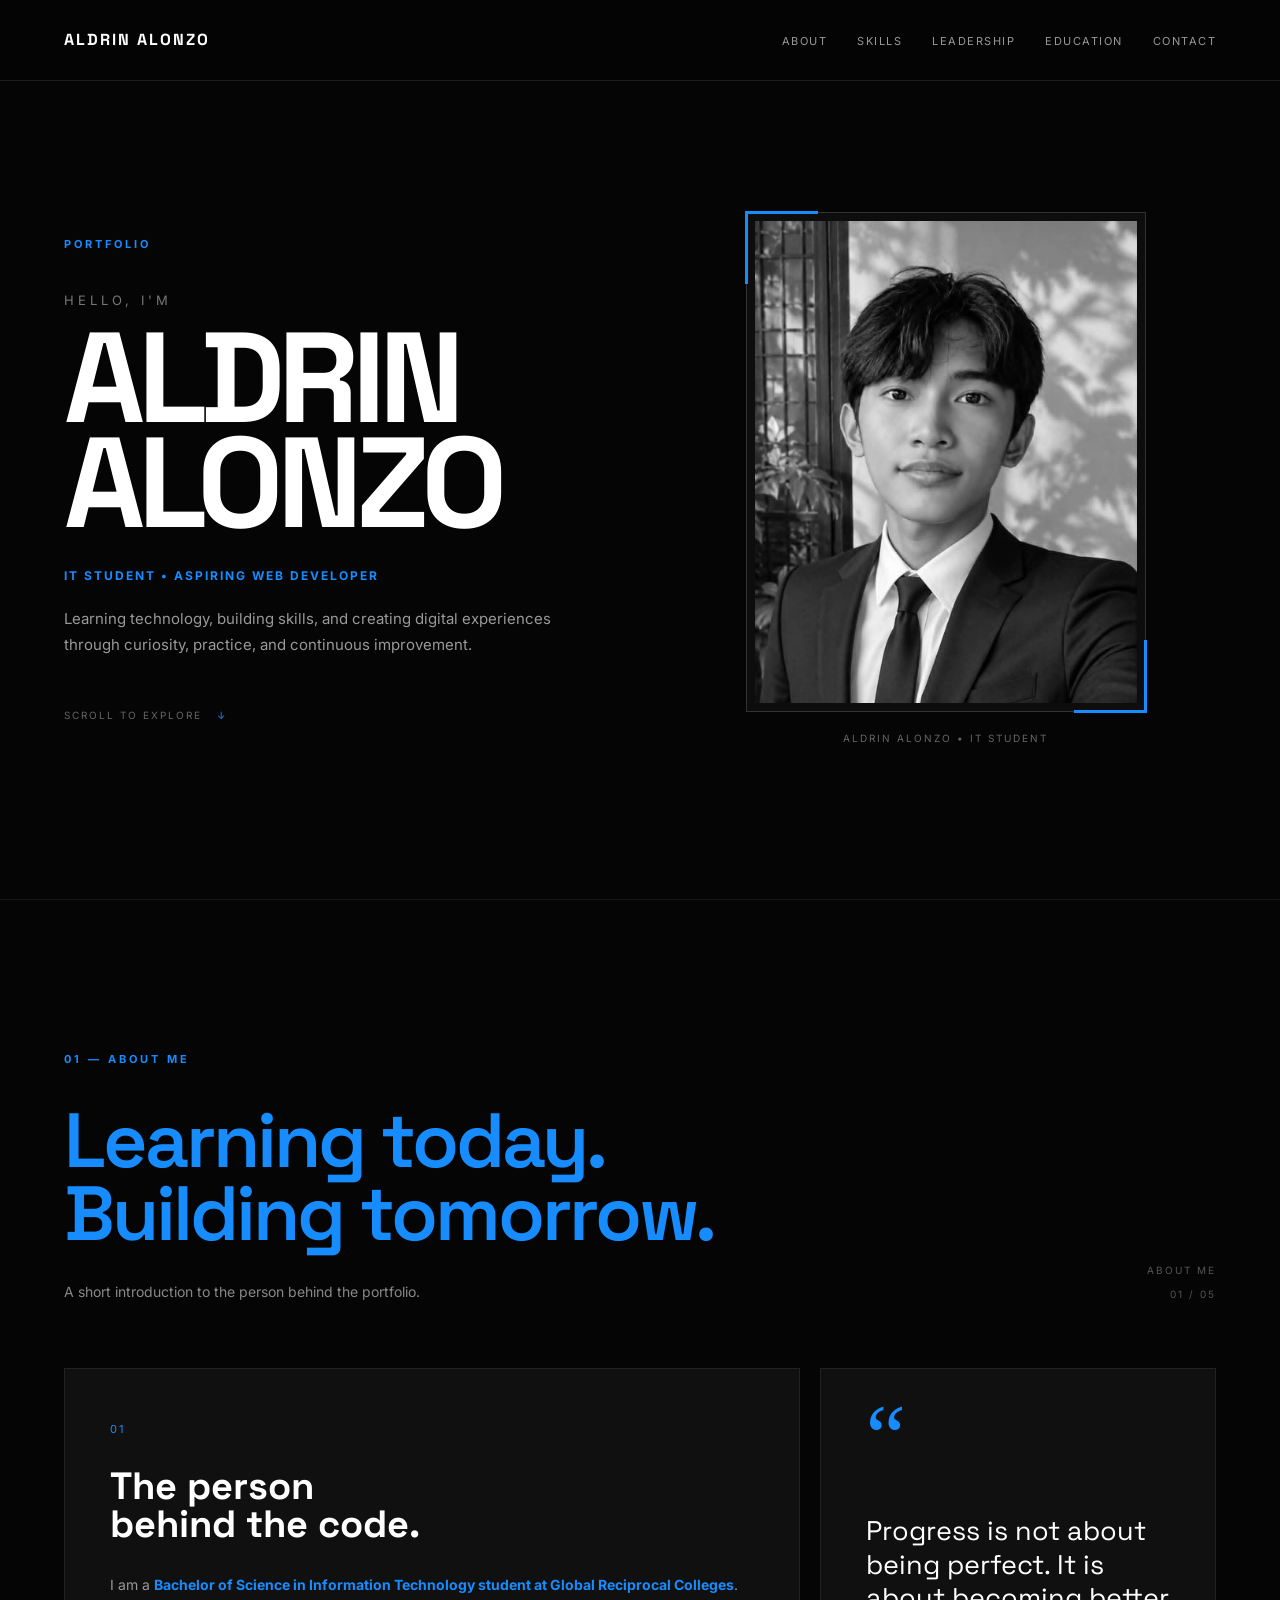
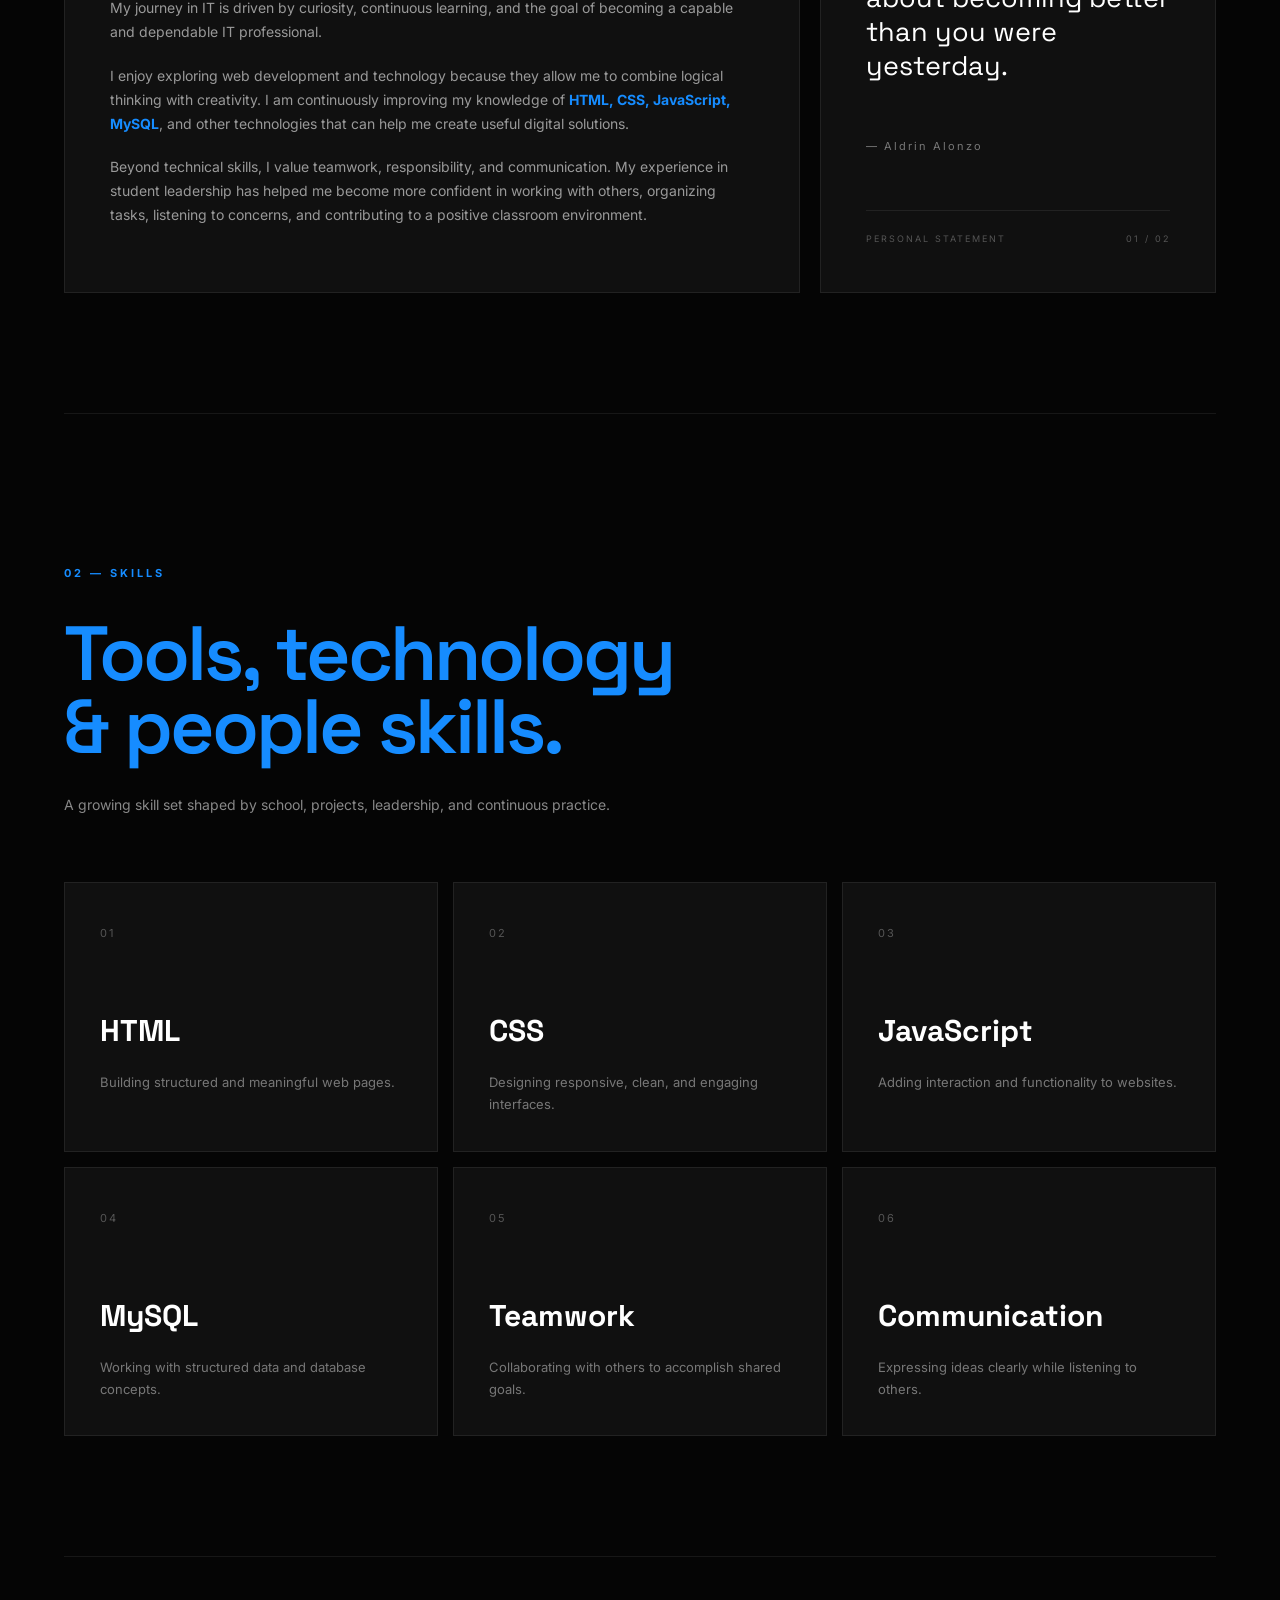
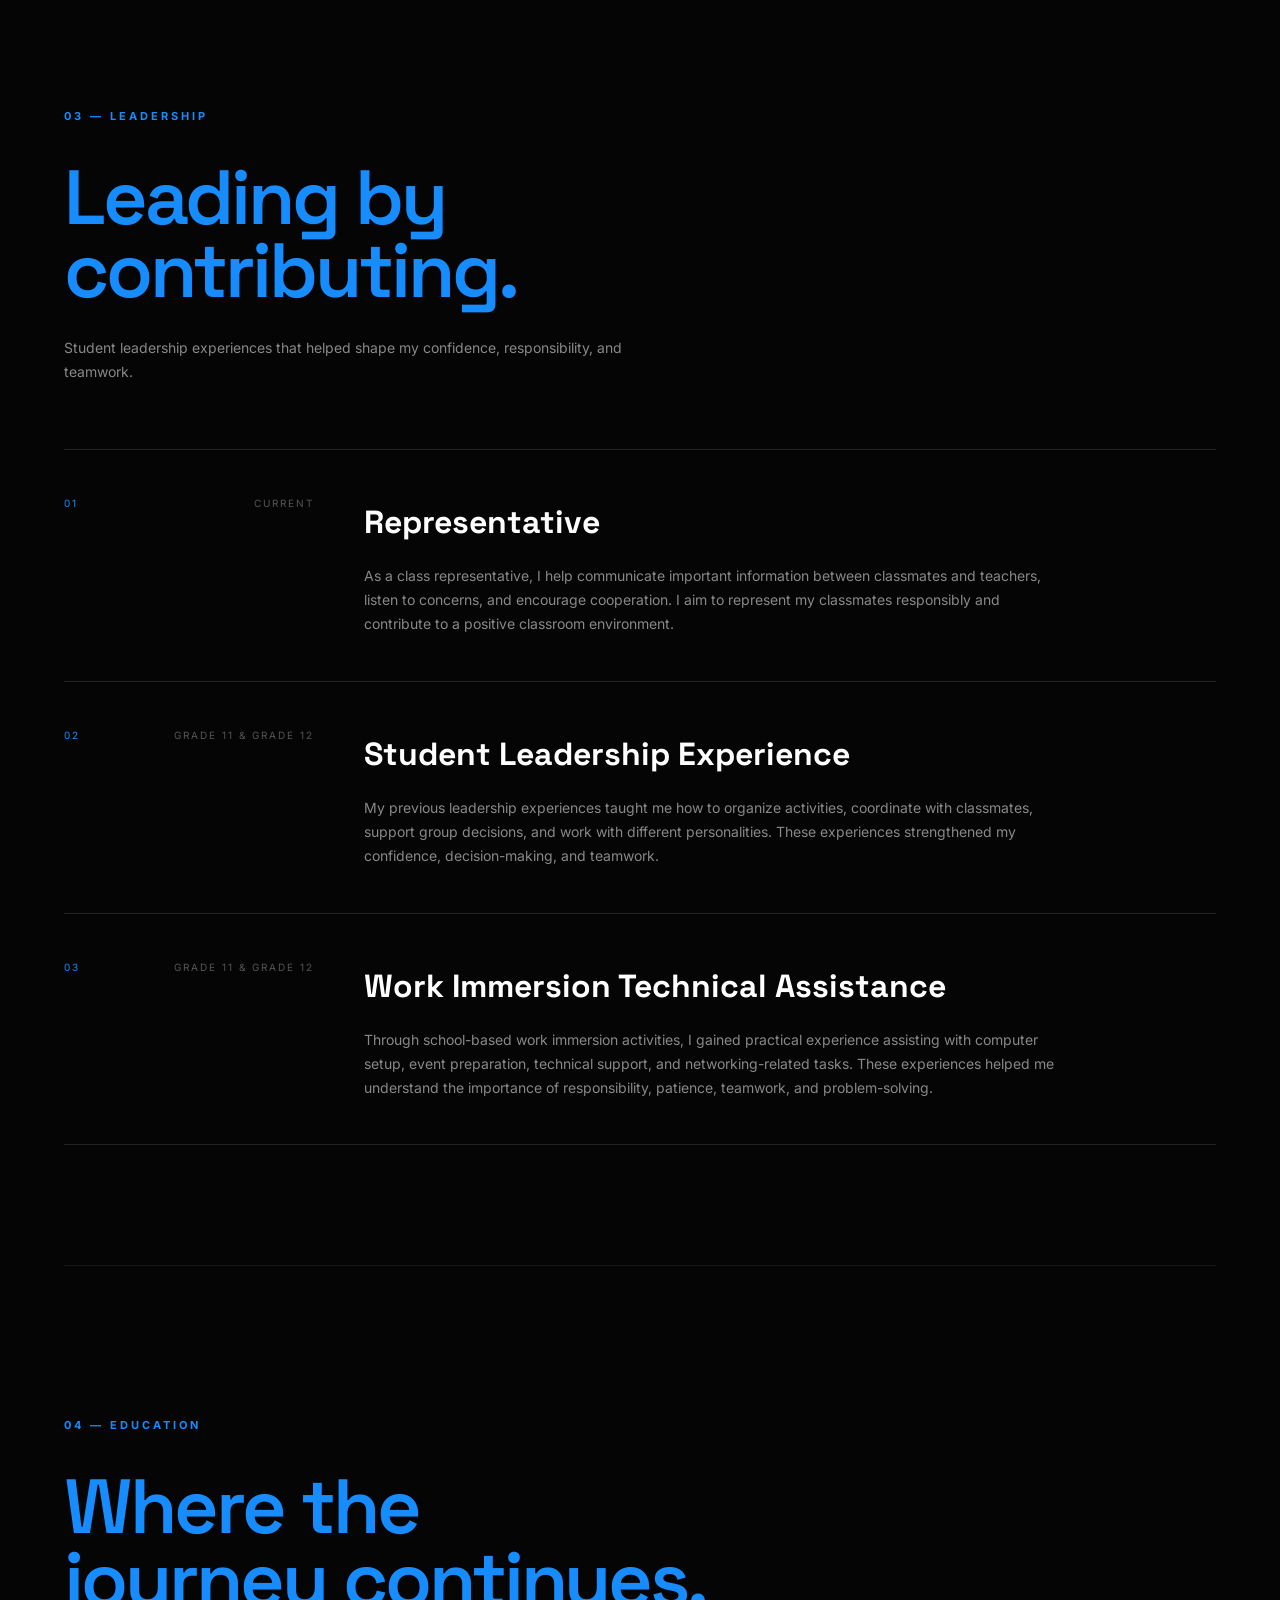
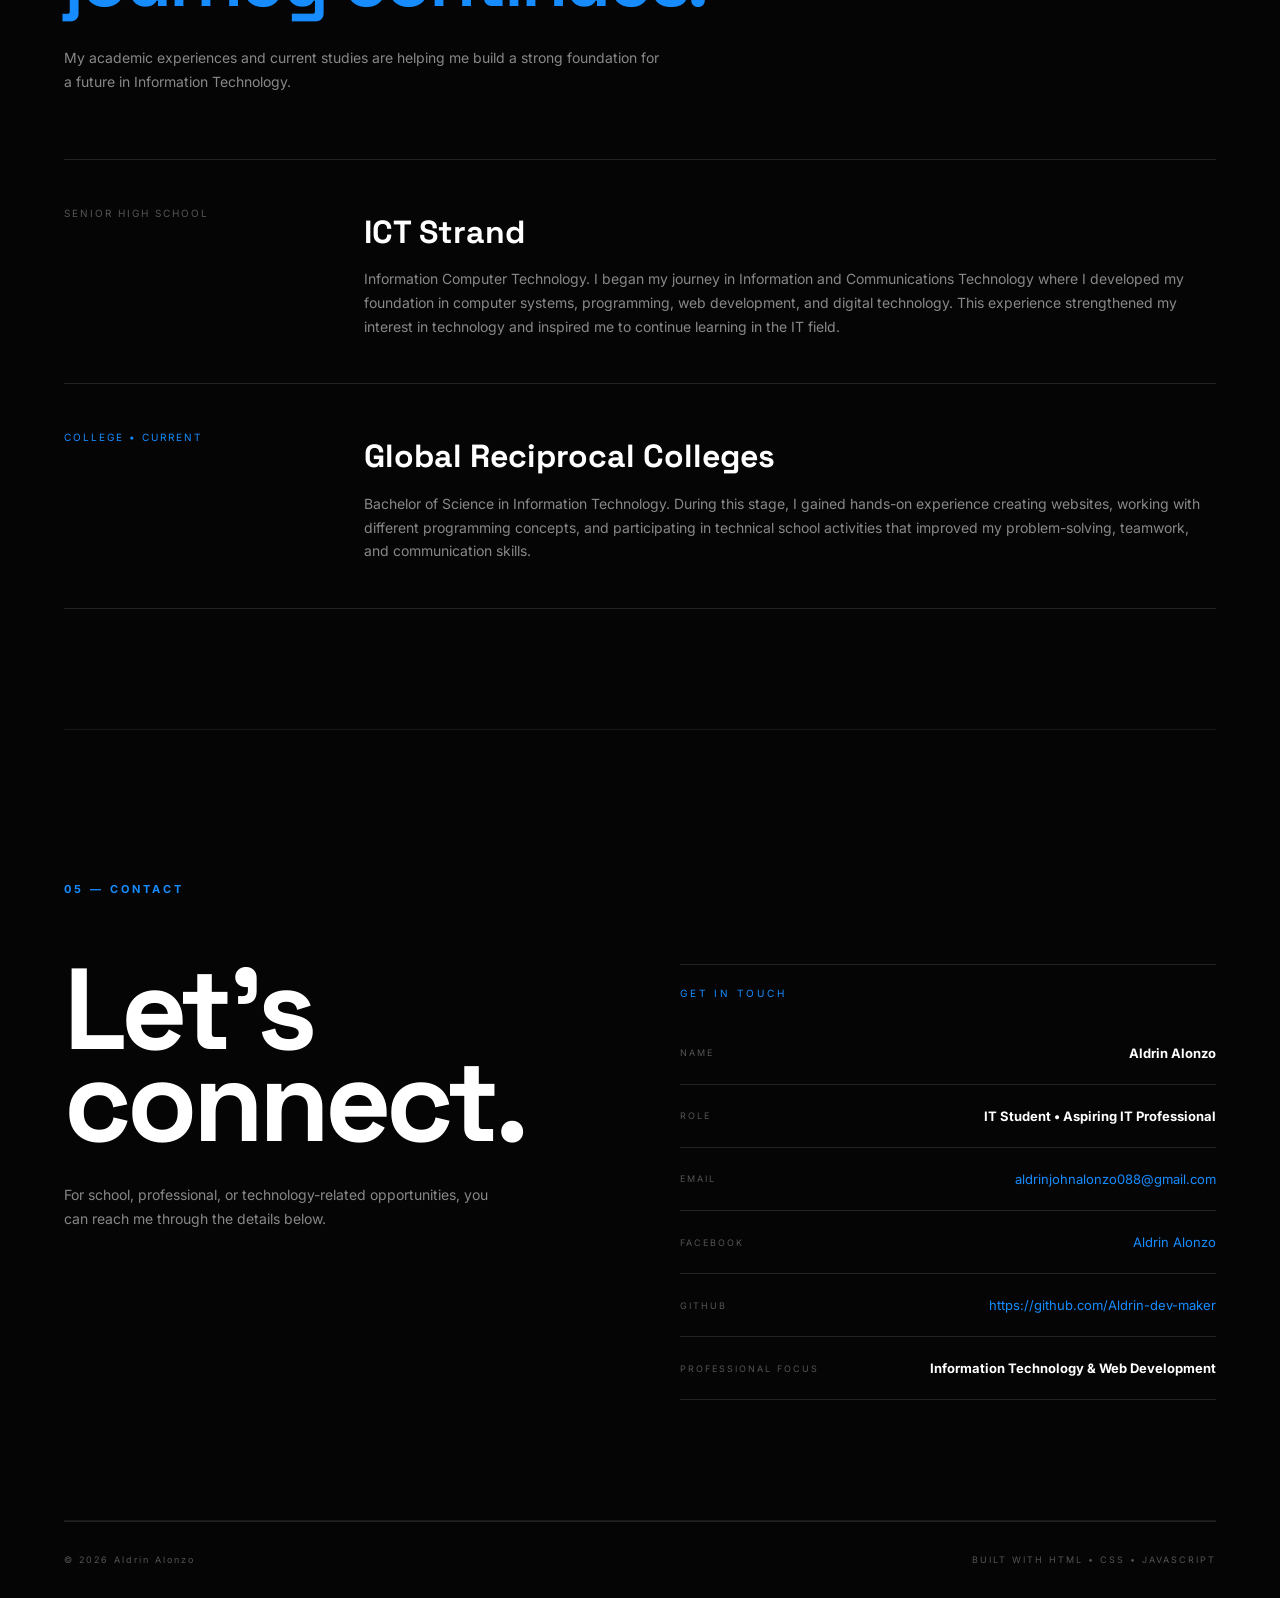
<file: index.html>
<!DOCTYPE html>
<html lang="en">

<head>
    <meta charset="UTF-8">
    <meta name="viewport" content="width=device-width, initial-scale=1.0">

    <title>Aldrin Alonzo | Portfolio</title>

    <link rel="stylesheet" href="style.css">
</head>

<body>

    <!-- =========================
         NAVIGATION
    ========================== -->

    <header>

        <nav>

            <a href="#home" class="logo">
                ALDRIN ALONZO
            </a>

            <ul class="nav-links">
                <li><a href="#about">About</a></li>
                <li><a href="#skills">Skills</a></li>
                <li><a href="#leadership">Leadership</a></li>
                <li><a href="#education">Education</a></li>
                <li><a href="#contact">Contact</a></li>
            </ul>

        </nav>

    </header>


    <!-- =========================
         HOME
    ========================== -->

    <section id="home">

        <div class="home-content">

            <div class="home-left">

                <div class="section-number">
                    PORTFOLIO
                </div>

                <p class="hello">
                    HELLO, I'M
                </p>

                <h1 class="hero-name">
                    ALDRIN<br>
                    ALONZO
                </h1>

                <p class="hero-role">
                    IT STUDENT • ASPIRING WEB DEVELOPER
                </p>

                <p class="hero-text">
                    Learning technology, building skills, and creating
                    digital experiences through curiosity, practice,
                    and continuous improvement.
                </p>

                <div class="home-bottom">
                    <span>SCROLL TO EXPLORE</span>
                    <span>↓</span>
                </div>

            </div>


            <!-- PROFILE PICTURE -->

            <div class="home-picture">

                <div class="picture-frame">

                    <img
                        src="Aldrin.jpg"
                        alt="Aldrin Alonzo"
                    >

                </div>

                <span class="picture-label">
                    ALDRIN ALONZO • IT STUDENT
                </span>

            </div>

        </div>

    </section>


    <!-- =========================
         01 — ABOUT ME
    ========================== -->

    <section id="about">

        <div class="section-number">
            01 — ABOUT ME
        </div>

        <div class="about-heading">

            <div>

                <h2 class="section-title">
                    Learning today.<br>
                    Building tomorrow.
                </h2>

                <p class="section-description">
                    A short introduction to the person behind
                    the portfolio.
                </p>

            </div>

            <div class="about-label">
                <span>ABOUT ME</span>
                <span>01 / 05</span>
            </div>

        </div>


        <div class="about-grid">

            <!-- About Me -->

            <div class="about-card about-main">

                <span class="card-number">
                    01
                </span>

                <h3>
                    The person<br>
                    behind the code.
                </h3>

                <p>
                    I am a <strong>Bachelor of Science in Information
                    Technology student at Global Reciprocal Colleges</strong>.
                    My journey in IT is driven by curiosity,
                    continuous learning, and the goal of becoming
                    a capable and dependable IT professional.
                </p>

                <p>
                    I enjoy exploring web development and technology
                    because they allow me to combine logical thinking
                    with creativity. I am continuously improving my
                    knowledge of <strong>HTML, CSS, JavaScript, MySQL</strong>,
                    and other technologies that can help me create
                    useful digital solutions.
                </p>

                <p>
                    Beyond technical skills, I value teamwork,
                    responsibility, and communication. My experience
                    in student leadership has helped me become more
                    confident in working with others, organizing tasks,
                    listening to concerns, and contributing to a
                    positive classroom environment.
                </p>

            </div>


            <!-- Personal Statement -->

            <div class="about-card about-quote">

                <div class="quote-symbol">
                    “
                </div>

                <blockquote>
                    Progress is not about being perfect.
                    It is about becoming better than
                    you were yesterday.
                </blockquote>

                <div class="quote-author">
                    — Aldrin Alonzo
                </div>

                <div class="quote-bottom">
                    <span>PERSONAL STATEMENT</span>
                    <span>01 / 02</span>
                </div>

            </div>

        </div>

    </section>


    <!-- =========================
         02 — SKILLS
    ========================== -->

    <section id="skills">

        <div class="section-number">
            02 — SKILLS
        </div>

        <h2 class="section-title">
            Tools, technology<br>
            & people skills.
        </h2>

        <p class="section-description">
            A growing skill set shaped by school, projects,
            leadership, and continuous practice.
        </p>


        <div class="skills-grid">

            <div class="skill-card">

                <span class="skill-number">
                    01
                </span>

                <h3>HTML</h3>

                <p>
                    Building structured and meaningful
                    web pages.
                </p>

            </div>


            <div class="skill-card">

                <span class="skill-number">
                    02
                </span>

                <h3>CSS</h3>

                <p>
                    Designing responsive, clean, and
                    engaging interfaces.
                </p>

            </div>


            <div class="skill-card">

                <span class="skill-number">
                    03
                </span>

                <h3>JavaScript</h3>

                <p>
                    Adding interaction and functionality
                    to websites.
                </p>

            </div>


            <div class="skill-card">

                <span class="skill-number">
                    04
                </span>

                <h3>MySQL</h3>

                <p>
                    Working with structured data and
                    database concepts.
                </p>

            </div>


            <div class="skill-card">

                <span class="skill-number">
                    05
                </span>

                <h3>Teamwork</h3>

                <p>
                    Collaborating with others to accomplish
                    shared goals.
                </p>

            </div>


            <div class="skill-card">

                <span class="skill-number">
                    06
                </span>

                <h3>Communication</h3>

                <p>
                    Expressing ideas clearly while listening
                    to others.
                </p>

            </div>

        </div>

    </section>


    <!-- =========================
         03 — LEADERSHIP
    ========================== -->

    <section id="leadership">

        <div class="section-number">
            03 — LEADERSHIP
        </div>

        <h2 class="section-title">
            Leading by<br>
            contributing.
        </h2>

        <p class="section-description">
            Student leadership experiences that helped shape
            my confidence, responsibility, and teamwork.
        </p>


        <div class="leadership-list">

            <div class="leadership-item">

                <div class="leadership-meta">
                    <span>01</span>
                    <span>CURRENT</span>
                </div>

                <div class="leadership-content">

                    <h3>
                        Representative
                    </h3>

                    <p>
                        As a class representative, I help communicate
                        important information between classmates and
                        teachers, listen to concerns, and encourage
                        cooperation. I aim to represent my classmates
                        responsibly and contribute to a positive
                        classroom environment.
                    </p>

                </div>

            </div>


            <div class="leadership-item">

                <div class="leadership-meta">
                    <span>02</span>
                    <span>GRADE 11 & GRADE 12</span>
                </div>

                <div class="leadership-content">

                    <h3>
                        Student Leadership Experience
                    </h3>

                    <p>
                        My previous leadership experiences taught me
                        how to organize activities, coordinate with
                        classmates, support group decisions, and work
                        with different personalities. These experiences
                        strengthened my confidence, decision-making,
                        and teamwork.
                    </p>

                </div>

            </div>


            <div class="leadership-item">

                <div class="leadership-meta">
                    <span>03</span>
                    <span>GRADE 11 & GRADE 12</span>
                </div>

                <div class="leadership-content">

                    <h3>
                        Work Immersion Technical Assistance
                    </h3>

                    <p>
                        Through school-based work immersion activities,
                        I gained practical experience assisting with
                        computer setup, event preparation, technical
                        support, and networking-related tasks. These
                        experiences helped me understand the importance
                        of responsibility, patience, teamwork, and
                        problem-solving.
                    </p>

                </div>

            </div>

        </div>

    </section>


    <!-- =========================
         04 — EDUCATION
    ========================== -->

    <section id="education">

        <div class="section-number">
            04 — EDUCATION
        </div>

        <h2 class="section-title">
            Where the<br>
            journey continues.
        </h2>

        <p class="section-description">
            My academic experiences and current studies are
            helping me build a strong foundation for a future
            in Information Technology.
        </p>


        <div class="education-list">

            <div class="education-item">

                <div class="education-level">
                    SENIOR HIGH SCHOOL
                </div>

                <div class="education-info">

                    <h3>
                        ICT Strand
                    </h3>

                    <p>
                        Information Computer Technology. I began my journey in Information and Communications Technology where I developed my foundation in computer systems, programming, web development, and digital technology. This experience strengthened my interest in technology and inspired me to continue learning in the IT field.
                    </p>

                </div>

            </div>


            <div class="education-item current">

                <div class="education-level">
                    COLLEGE • CURRENT
                </div>

                <div class="education-info">

                    <h3>
                        Global Reciprocal Colleges
                    </h3>

                    <p>
                        Bachelor of Science in Information Technology. During this stage, I gained hands-on experience creating websites, working with different programming concepts, and participating in technical school activities that improved my problem-solving, teamwork, and communication skills.
                    </p>

                </div>

            </div>

        </div>

    </section>


    <!-- =========================
         05 — CONTACT
    ========================== -->

    <section id="contact">

        <div class="section-number">
            05 — CONTACT
        </div>

        <div class="contact-content">

            <div class="contact-introduction">

                <h2 class="contact-big">
                    Let's<br>
                    connect.
                </h2>

                <p>
                    For school, professional, or technology-related
                    opportunities, you can reach me through the
                    details below.
                </p>

            </div>


            <div class="contact-details">

                <div class="contact-heading">
                    GET IN TOUCH
                </div>


                <div class="contact-item">

                    <span class="contact-label">
                        NAME
                    </span>

                    <strong>
                        Aldrin Alonzo
                    </strong>

                </div>


                <div class="contact-item">

                    <span class="contact-label">
                        ROLE
                    </span>

                    <strong>
                        IT Student • Aspiring IT Professional
                    </strong>

                </div>


                <div class="contact-item">

                    <span class="contact-label">
                        EMAIL
                    </span>

                    <a href="aldrinjohnalonzo088@gmail.com">
                        aldrinjohnalonzo088@gmail.com
                    </a>

                </div>


                <div class="contact-item">

                    <span class="contact-label">
                        FACEBOOK
                    </span>

                    <a href="#" target="_blank">
                        Aldrin Alonzo
                    </a>

                </div>


                <div class="contact-item">

                    <span class="contact-label">
                        GITHUB
                    </span>

                    <a href="#" target="_blank">
                        https://github.com/Aldrin-dev-maker
                    </a>

                </div>


                <div class="contact-item">

                    <span class="contact-label">
                        PROFESSIONAL FOCUS
                    </span>

                    <strong>
                        Information Technology & Web Development
                    </strong>

                </div>

            </div>

        </div>

    </section>


    <!-- =========================
         FOOTER
    ========================== -->

    <footer>

        <span>
            © 2026 Aldrin Alonzo
        </span>

        <span>
            BUILT WITH HTML • CSS • JAVASCRIPT
        </span>

    </footer>


    <!-- =========================
         JAVASCRIPT
    ========================== -->

    <script>

        /* Smooth scrolling */

        document.querySelectorAll('a[href^="#"]').forEach(link => {

            link.addEventListener("click", function(event) {

                const target = document.querySelector(
                    this.getAttribute("href")
                );

                if (target) {

                    event.preventDefault();

                    target.scrollIntoView({
                        behavior: "smooth"
                    });

                }

            });

        });


        /* Scroll reveal */

        const elements = document.querySelectorAll(
            ".about-card, .skill-card, .leadership-item, .education-item"
        );

        const observer = new IntersectionObserver(
            entries => {

                entries.forEach(entry => {

                    if (entry.isIntersecting) {

                        entry.target.classList.add("show");

                    }

                });

            },
            {
                threshold: 0.1
            }
        );


        elements.forEach(element => {
            observer.observe(element);
        });

    </script>

</body>

</html>
</file>
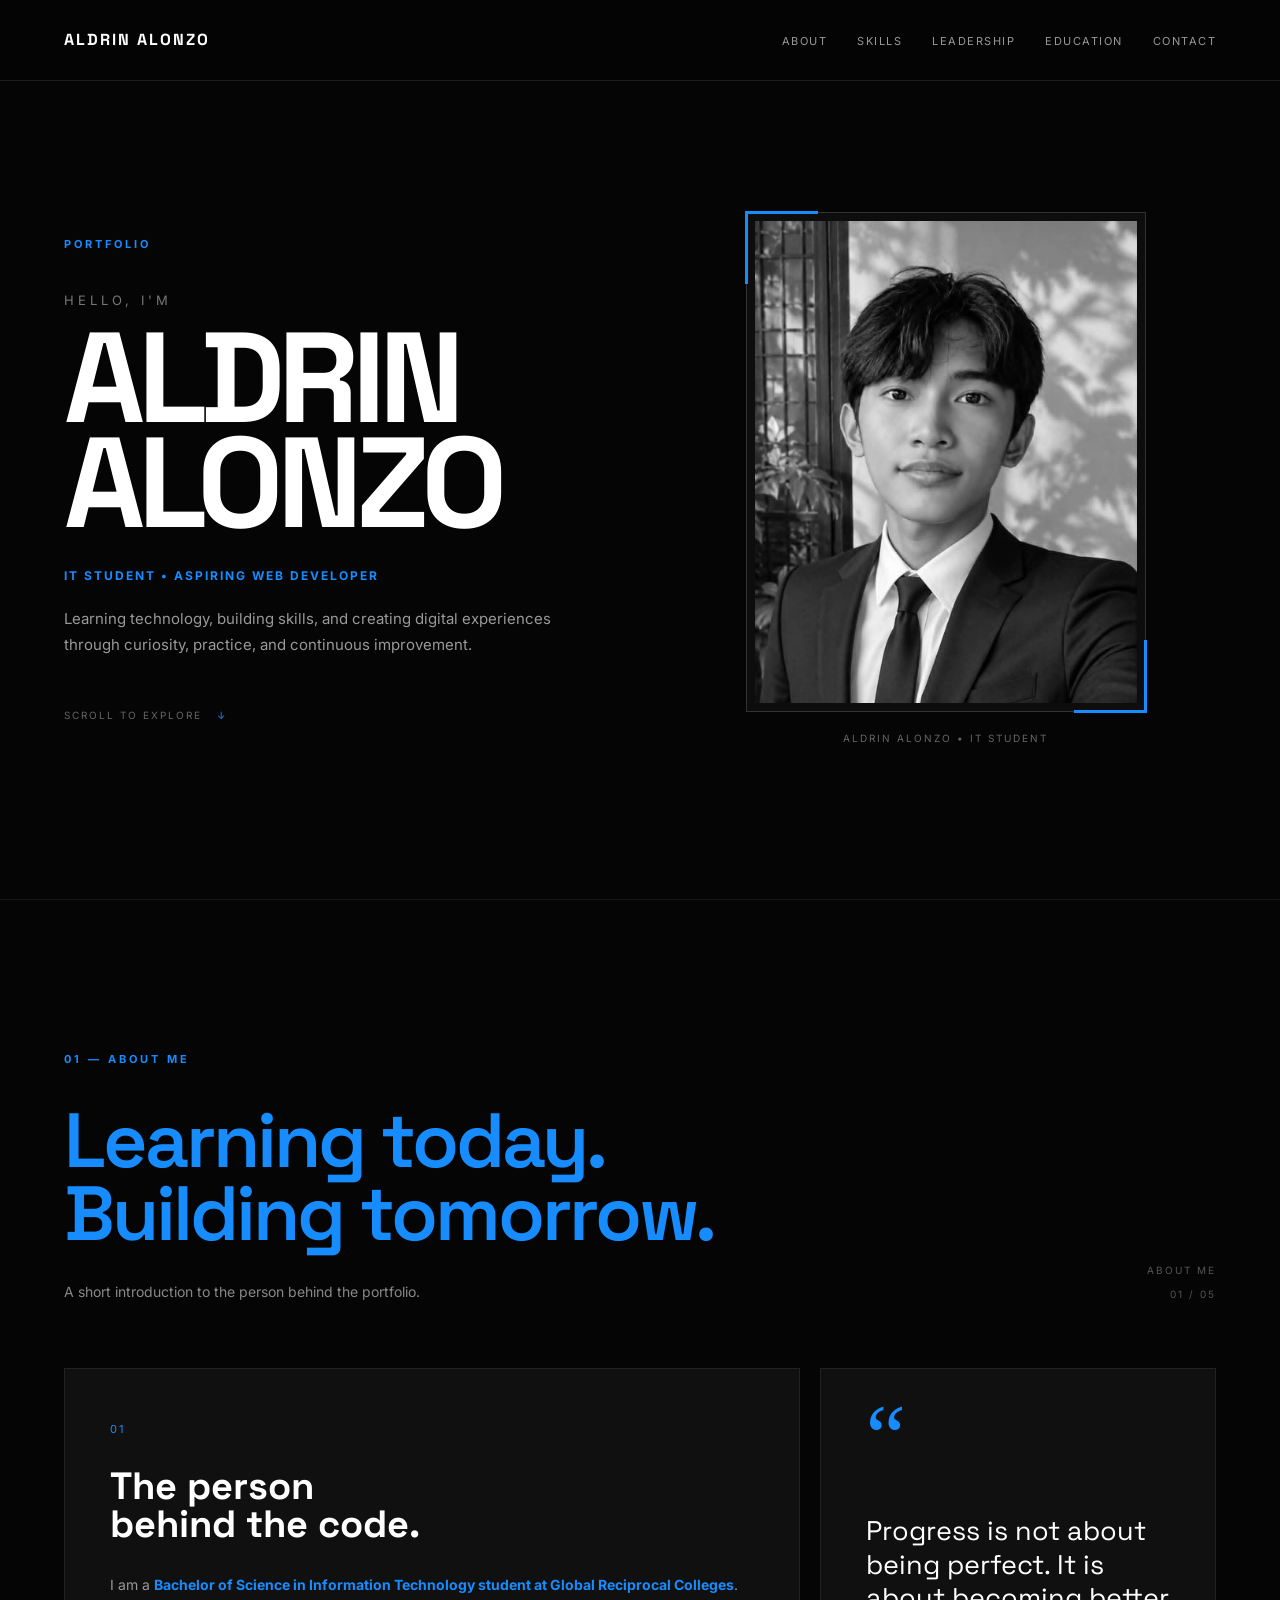
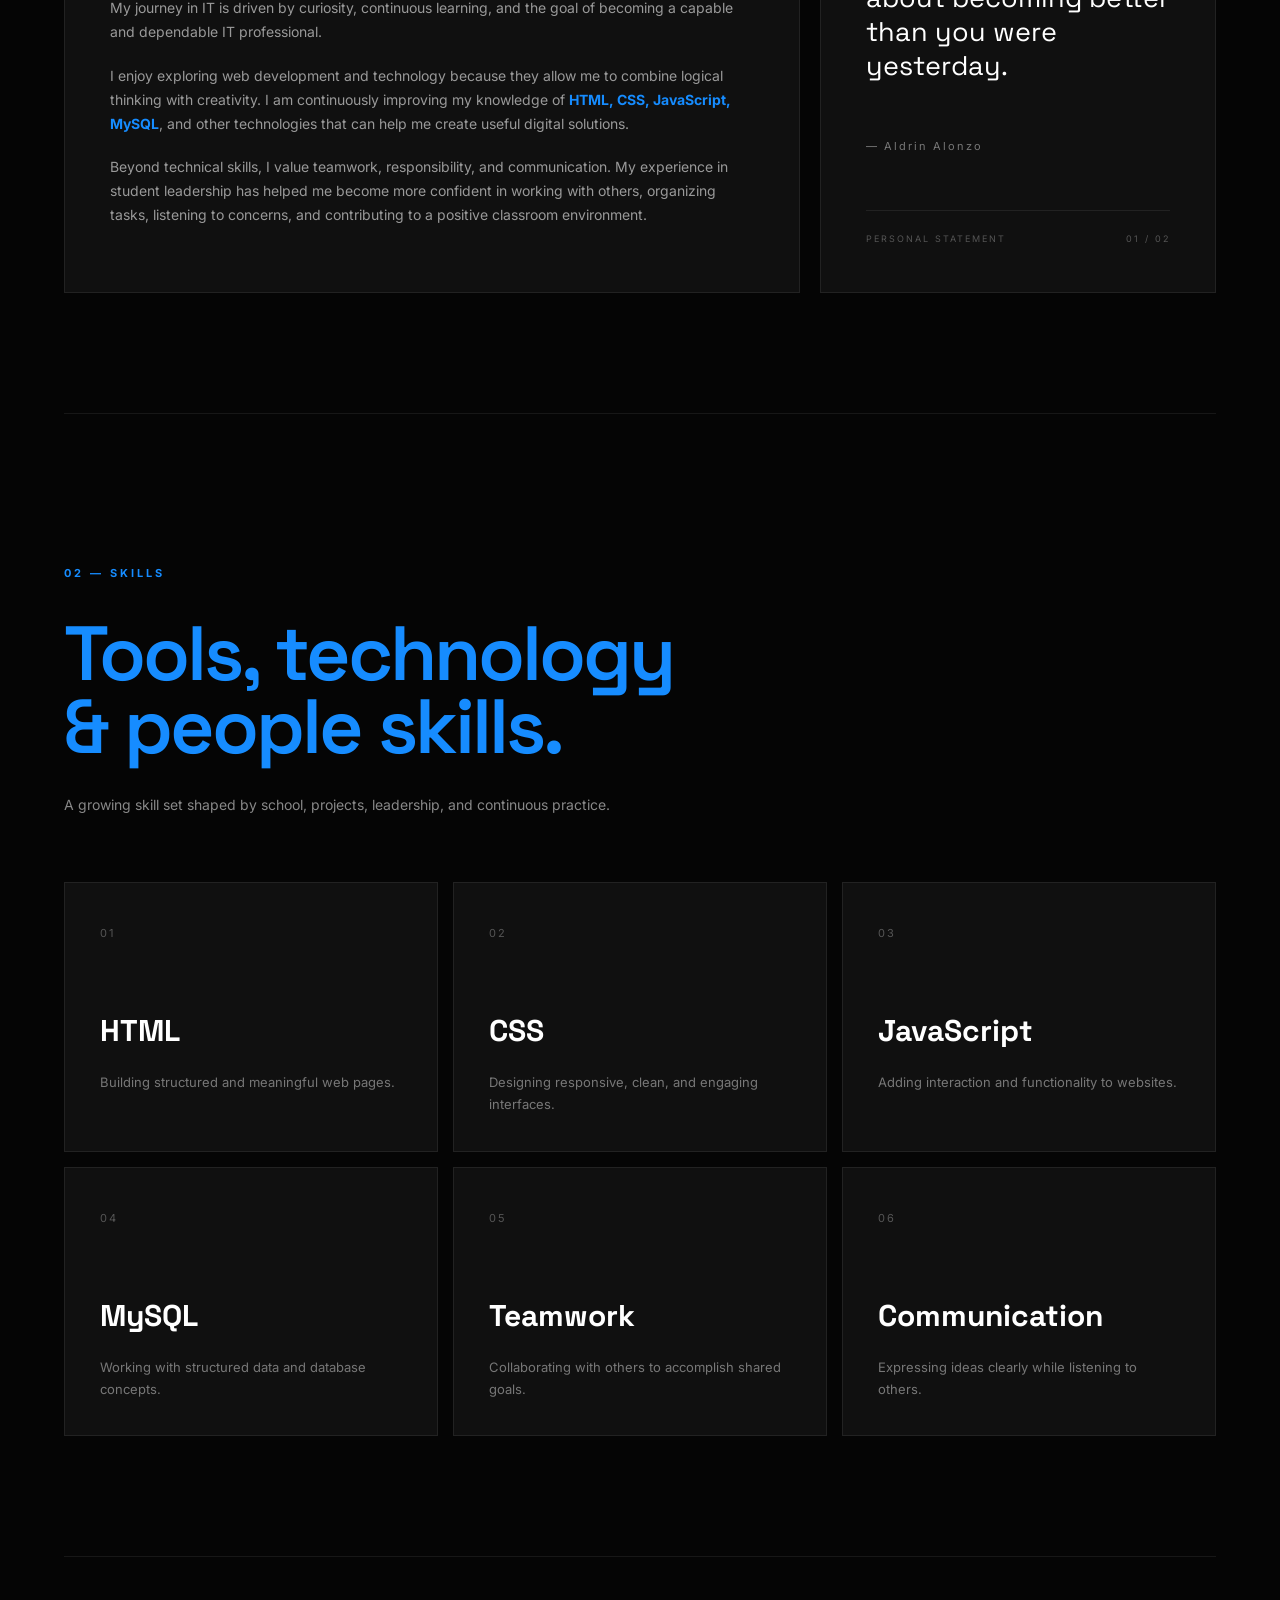
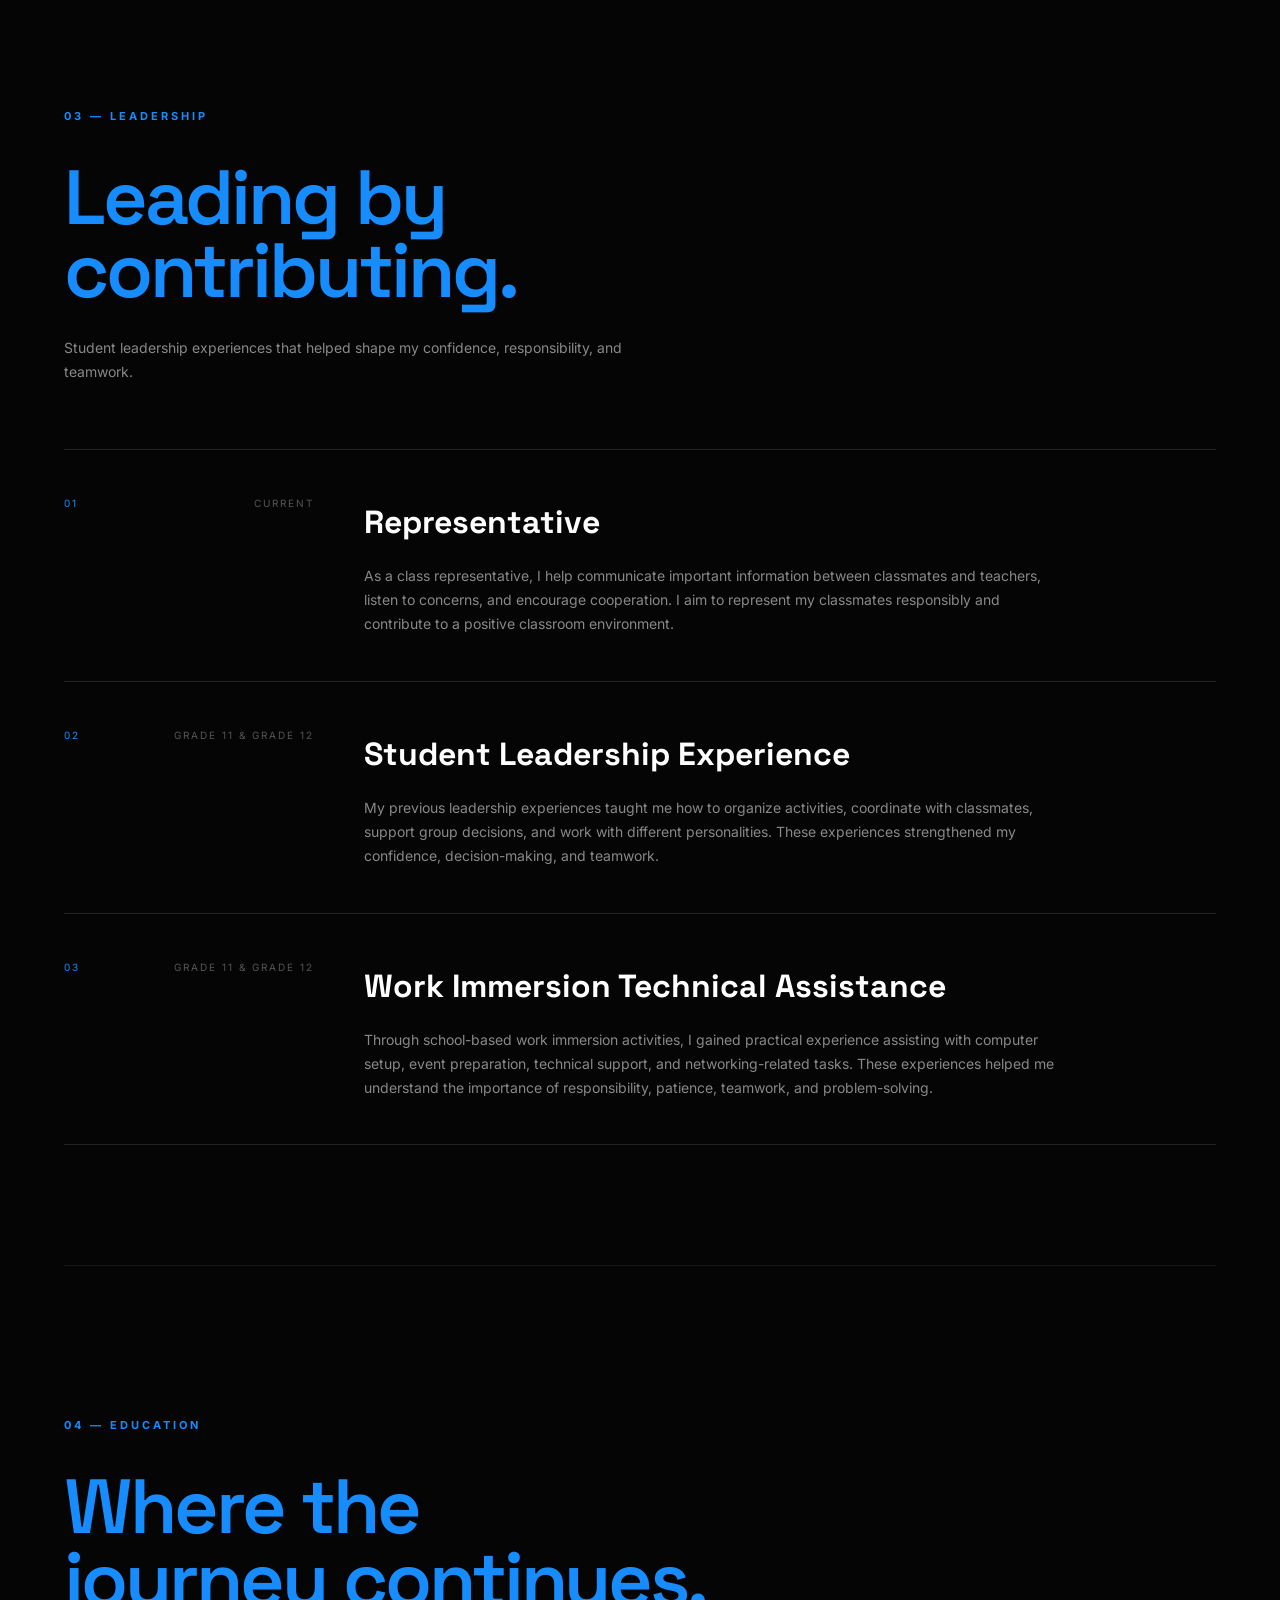
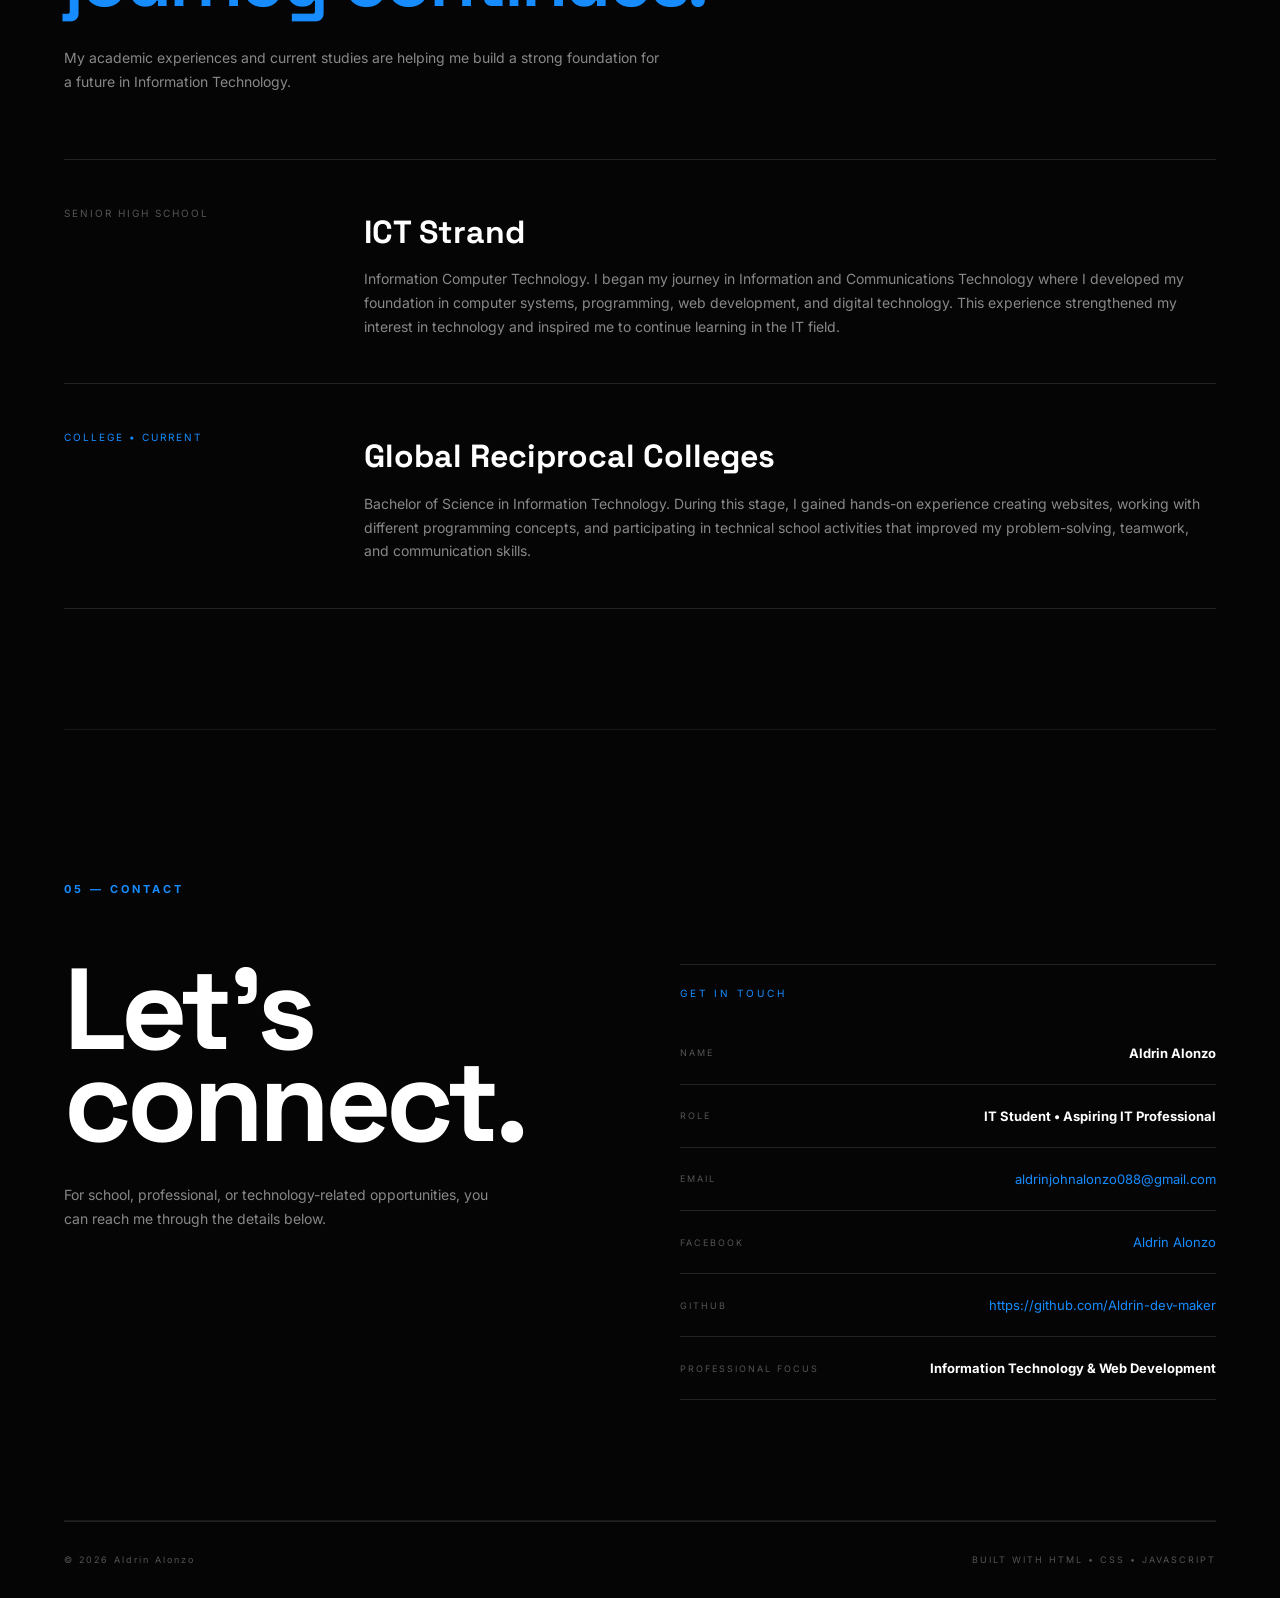
<file: Aldrin.html>
<!DOCTYPE html>
<html lang="en">

<head>
    <meta charset="UTF-8">
    <meta name="viewport" content="width=device-width, initial-scale=1.0">

    <title>Aldrin Alonzo | Portfolio</title>

    <link rel="stylesheet" href="style.css">
</head>

<body>

    <!-- =========================
         NAVIGATION
    ========================== -->

    <header>

        <nav>

            <a href="#home" class="logo">
                ALDRIN ALONZO
            </a>

            <ul class="nav-links">
                <li><a href="#about">About</a></li>
                <li><a href="#skills">Skills</a></li>
                <li><a href="#leadership">Leadership</a></li>
                <li><a href="#education">Education</a></li>
                <li><a href="#contact">Contact</a></li>
            </ul>

        </nav>

    </header>


    <!-- =========================
         HOME
    ========================== -->

    <section id="home">

        <div class="home-content">

            <div class="home-left">

                <div class="section-number">
                    PORTFOLIO
                </div>

                <p class="hello">
                    HELLO, I'M
                </p>

                <h1 class="hero-name">
                    ALDRIN<br>
                    ALONZO
                </h1>

                <p class="hero-role">
                    IT STUDENT • ASPIRING WEB DEVELOPER
                </p>

                <p class="hero-text">
                    Learning technology, building skills, and creating
                    digital experiences through curiosity, practice,
                    and continuous improvement.
                </p>

                <div class="home-bottom">
                    <span>SCROLL TO EXPLORE</span>
                    <span>↓</span>
                </div>

            </div>


            <!-- PROFILE PICTURE -->

            <div class="home-picture">

                <div class="picture-frame">

                    <img
                        src="Aldrin.jpg"
                        alt="Aldrin Alonzo"
                    >

                </div>

                <span class="picture-label">
                    ALDRIN ALONZO • IT STUDENT
                </span>

            </div>

        </div>

    </section>


    <!-- =========================
         01 — ABOUT ME
    ========================== -->

    <section id="about">

        <div class="section-number">
            01 — ABOUT ME
        </div>

        <div class="about-heading">

            <div>

                <h2 class="section-title">
                    Learning today.<br>
                    Building tomorrow.
                </h2>

                <p class="section-description">
                    A short introduction to the person behind
                    the portfolio.
                </p>

            </div>

            <div class="about-label">
                <span>ABOUT ME</span>
                <span>01 / 05</span>
            </div>

        </div>


        <div class="about-grid">

            <!-- About Me -->

            <div class="about-card about-main">

                <span class="card-number">
                    01
                </span>

                <h3>
                    The person<br>
                    behind the code.
                </h3>

                <p>
                    I am a <strong>Bachelor of Science in Information
                    Technology student at Global Reciprocal Colleges</strong>.
                    My journey in IT is driven by curiosity,
                    continuous learning, and the goal of becoming
                    a capable and dependable IT professional.
                </p>

                <p>
                    I enjoy exploring web development and technology
                    because they allow me to combine logical thinking
                    with creativity. I am continuously improving my
                    knowledge of <strong>HTML, CSS, JavaScript, MySQL</strong>,
                    and other technologies that can help me create
                    useful digital solutions.
                </p>

                <p>
                    Beyond technical skills, I value teamwork,
                    responsibility, and communication. My experience
                    in student leadership has helped me become more
                    confident in working with others, organizing tasks,
                    listening to concerns, and contributing to a
                    positive classroom environment.
                </p>

            </div>


            <!-- Personal Statement -->

            <div class="about-card about-quote">

                <div class="quote-symbol">
                    “
                </div>

                <blockquote>
                    Progress is not about being perfect.
                    It is about becoming better than
                    you were yesterday.
                </blockquote>

                <div class="quote-author">
                    — Aldrin Alonzo
                </div>

                <div class="quote-bottom">
                    <span>PERSONAL STATEMENT</span>
                    <span>01 / 02</span>
                </div>

            </div>

        </div>

    </section>


    <!-- =========================
         02 — SKILLS
    ========================== -->

    <section id="skills">

        <div class="section-number">
            02 — SKILLS
        </div>

        <h2 class="section-title">
            Tools, technology<br>
            & people skills.
        </h2>

        <p class="section-description">
            A growing skill set shaped by school, projects,
            leadership, and continuous practice.
        </p>


        <div class="skills-grid">

            <div class="skill-card">

                <span class="skill-number">
                    01
                </span>

                <h3>HTML</h3>

                <p>
                    Building structured and meaningful
                    web pages.
                </p>

            </div>


            <div class="skill-card">

                <span class="skill-number">
                    02
                </span>

                <h3>CSS</h3>

                <p>
                    Designing responsive, clean, and
                    engaging interfaces.
                </p>

            </div>


            <div class="skill-card">

                <span class="skill-number">
                    03
                </span>

                <h3>JavaScript</h3>

                <p>
                    Adding interaction and functionality
                    to websites.
                </p>

            </div>


            <div class="skill-card">

                <span class="skill-number">
                    04
                </span>

                <h3>MySQL</h3>

                <p>
                    Working with structured data and
                    database concepts.
                </p>

            </div>


            <div class="skill-card">

                <span class="skill-number">
                    05
                </span>

                <h3>Teamwork</h3>

                <p>
                    Collaborating with others to accomplish
                    shared goals.
                </p>

            </div>


            <div class="skill-card">

                <span class="skill-number">
                    06
                </span>

                <h3>Communication</h3>

                <p>
                    Expressing ideas clearly while listening
                    to others.
                </p>

            </div>

        </div>

    </section>


    <!-- =========================
         03 — LEADERSHIP
    ========================== -->

    <section id="leadership">

        <div class="section-number">
            03 — LEADERSHIP
        </div>

        <h2 class="section-title">
            Leading by<br>
            contributing.
        </h2>

        <p class="section-description">
            Student leadership experiences that helped shape
            my confidence, responsibility, and teamwork.
        </p>


        <div class="leadership-list">

            <div class="leadership-item">

                <div class="leadership-meta">
                    <span>01</span>
                    <span>CURRENT</span>
                </div>

                <div class="leadership-content">

                    <h3>
                        Representative
                    </h3>

                    <p>
                        As a class representative, I help communicate
                        important information between classmates and
                        teachers, listen to concerns, and encourage
                        cooperation. I aim to represent my classmates
                        responsibly and contribute to a positive
                        classroom environment.
                    </p>

                </div>

            </div>


            <div class="leadership-item">

                <div class="leadership-meta">
                    <span>02</span>
                    <span>GRADE 11 & GRADE 12</span>
                </div>

                <div class="leadership-content">

                    <h3>
                        Student Leadership Experience
                    </h3>

                    <p>
                        My previous leadership experiences taught me
                        how to organize activities, coordinate with
                        classmates, support group decisions, and work
                        with different personalities. These experiences
                        strengthened my confidence, decision-making,
                        and teamwork.
                    </p>

                </div>

            </div>


            <div class="leadership-item">

                <div class="leadership-meta">
                    <span>03</span>
                    <span>GRADE 11 & GRADE 12</span>
                </div>

                <div class="leadership-content">

                    <h3>
                        Work Immersion Technical Assistance
                    </h3>

                    <p>
                        Through school-based work immersion activities,
                        I gained practical experience assisting with
                        computer setup, event preparation, technical
                        support, and networking-related tasks. These
                        experiences helped me understand the importance
                        of responsibility, patience, teamwork, and
                        problem-solving.
                    </p>

                </div>

            </div>

        </div>

    </section>


    <!-- =========================
         04 — EDUCATION
    ========================== -->

    <section id="education">

        <div class="section-number">
            04 — EDUCATION
        </div>

        <h2 class="section-title">
            Where the<br>
            journey continues.
        </h2>

        <p class="section-description">
            My academic experiences and current studies are
            helping me build a strong foundation for a future
            in Information Technology.
        </p>


        <div class="education-list">

            <div class="education-item">

                <div class="education-level">
                    SENIOR HIGH SCHOOL
                </div>

                <div class="education-info">

                    <h3>
                        ICT Strand
                    </h3>

                    <p>
                        Information Computer Technology. I began my journey in Information and Communications Technology where I developed my foundation in computer systems, programming, web development, and digital technology. This experience strengthened my interest in technology and inspired me to continue learning in the IT field.
                    </p>

                </div>

            </div>


            <div class="education-item current">

                <div class="education-level">
                    COLLEGE • CURRENT
                </div>

                <div class="education-info">

                    <h3>
                        Global Reciprocal Colleges
                    </h3>

                    <p>
                        Bachelor of Science in Information Technology. During this stage, I gained hands-on experience creating websites, working with different programming concepts, and participating in technical school activities that improved my problem-solving, teamwork, and communication skills.
                    </p>

                </div>

            </div>

        </div>

    </section>


    <!-- =========================
         05 — CONTACT
    ========================== -->

    <section id="contact">

        <div class="section-number">
            05 — CONTACT
        </div>

        <div class="contact-content">

            <div class="contact-introduction">

                <h2 class="contact-big">
                    Let's<br>
                    connect.
                </h2>

                <p>
                    For school, professional, or technology-related
                    opportunities, you can reach me through the
                    details below.
                </p>

            </div>


            <div class="contact-details">

                <div class="contact-heading">
                    GET IN TOUCH
                </div>


                <div class="contact-item">

                    <span class="contact-label">
                        NAME
                    </span>

                    <strong>
                        Aldrin Alonzo
                    </strong>

                </div>


                <div class="contact-item">

                    <span class="contact-label">
                        ROLE
                    </span>

                    <strong>
                        IT Student • Aspiring IT Professional
                    </strong>

                </div>


                <div class="contact-item">

                    <span class="contact-label">
                        EMAIL
                    </span>

                    <a href="aldrinjohnalonzo088@gmail.com">
                        aldrinjohnalonzo088@gmail.com
                    </a>

                </div>


                <div class="contact-item">

                    <span class="contact-label">
                        FACEBOOK
                    </span>

                    <a href="#" target="_blank">
                        Aldrin Alonzo
                    </a>

                </div>


                <div class="contact-item">

                    <span class="contact-label">
                        GITHUB
                    </span>

                    <a href="#" target="_blank">
                        https://github.com/Aldrin-dev-maker
                    </a>

                </div>


                <div class="contact-item">

                    <span class="contact-label">
                        PROFESSIONAL FOCUS
                    </span>

                    <strong>
                        Information Technology & Web Development
                    </strong>

                </div>

            </div>

        </div>

    </section>


    <!-- =========================
         FOOTER
    ========================== -->

    <footer>

        <span>
            © 2026 Aldrin Alonzo
        </span>

        <span>
            BUILT WITH HTML • CSS • JAVASCRIPT
        </span>

    </footer>


    <!-- =========================
         JAVASCRIPT
    ========================== -->

    <script>

        /* Smooth scrolling */

        document.querySelectorAll('a[href^="#"]').forEach(link => {

            link.addEventListener("click", function(event) {

                const target = document.querySelector(
                    this.getAttribute("href")
                );

                if (target) {

                    event.preventDefault();

                    target.scrollIntoView({
                        behavior: "smooth"
                    });

                }

            });

        });


        /* Scroll reveal */

        const elements = document.querySelectorAll(
            ".about-card, .skill-card, .leadership-item, .education-item"
        );

        const observer = new IntersectionObserver(
            entries => {

                entries.forEach(entry => {

                    if (entry.isIntersecting) {

                        entry.target.classList.add("show");

                    }

                });

            },
            {
                threshold: 0.1
            }
        );


        elements.forEach(element => {
            observer.observe(element);
        });

    </script>

</body>

</html>
</file>
<file: style.css>
/* =========================================================
   ALDRIN ALONZO PORTFOLIO
   BLACK + BLUE HIGHLIGHT
========================================================= */

@import url('https://fonts.googleapis.com/css2?family=Inter:wght@300;400;500;600;700;800&family=Space+Grotesk:wght@400;500;600;700&display=swap');


/* =========================================================
   RESET
========================================================= */

* {
    margin: 0;
    padding: 0;
    box-sizing: border-box;
}

html {
    scroll-behavior: smooth;
}

body {
    background: #050505;
    color: #ffffff;
    font-family: "Inter", sans-serif;
    line-height: 1.7;
    overflow-x: hidden;
}

::selection {
    background: #168cff;
    color: #ffffff;
}

a {
    color: inherit;
    text-decoration: none;
}


/* =========================================================
   NAVIGATION
========================================================= */

header {
    position: fixed;
    top: 0;
    left: 0;
    width: 100%;
    z-index: 1000;

    background: rgba(5, 5, 5, 0.90);
    backdrop-filter: blur(12px);
    -webkit-backdrop-filter: blur(12px);

    border-bottom: 1px solid #1c1c1c;
}

nav {
    width: 90%;
    max-width: 1400px;
    min-height: 80px;
    margin: auto;

    display: flex;
    align-items: center;
    justify-content: space-between;
}

.logo {
    font-family: "Space Grotesk", sans-serif;
    font-weight: 700;
    letter-spacing: 2px;
    font-size: 16px;
    transition: 0.3s ease;
}

.logo:hover {
    color: #168cff;
}

.nav-links {
    display: flex;
    gap: 30px;
    list-style: none;
}

.nav-links a {
    color: #999;
    font-size: 11px;
    text-transform: uppercase;
    letter-spacing: 1.5px;
    transition: 0.3s ease;
}

.nav-links a:hover {
    color: #168cff;
}


/* =========================================================
   SECTIONS
========================================================= */

section {
    width: 90%;
    max-width: 1400px;
    margin: auto;
    padding: 150px 0 120px;
    position: relative;
    border-bottom: 1px solid #171717;
}


/* =========================================================
   SECTION NUMBER
========================================================= */

.section-number {
    color: #168cff; /* BLUE HIGHLIGHT */

    font-size: 11px;
    font-weight: 700;
    letter-spacing: 3px;
    margin-bottom: 35px;

    transition: 0.3s ease;
}

.section-number:hover {
    color: #55b0ff;
}


/* =========================================================
   SECTION TITLES
========================================================= */

.section-title {
    color: #168cff; /* BLUE HIGHLIGHT */

    font-family: "Space Grotesk", sans-serif;
    font-size: clamp(42px, 6vw, 85px);
    line-height: 0.95;
    letter-spacing: -3px;
    font-weight: 600;
    margin-bottom: 30px;

    transition: 0.3s ease;
}

.section-title:hover {
    color: #55b0ff;
}


/* =========================================================
   DESCRIPTION
========================================================= */

.section-description {
    max-width: 600px;
    color: #888;
    font-size: 14px;
}


/* =========================================================
   HOME
========================================================= */

#home {
    width: 100%;
    max-width: none;
    min-height: 100vh;

    padding: 140px 5% 80px;

    display: flex;
    align-items: center;
    overflow: hidden;
}

.home-content {
    width: min(1400px, 100%);
    margin: auto;

    display: grid;
    grid-template-columns: 1fr 1fr;

    align-items: center;
    gap: 70px;
}

.home-left {
    animation: fadeLeft 1s ease;
}

.hello {
    color: #777;
    font-size: 13px;
    letter-spacing: 4px;
    margin-bottom: 15px;
}

.hero-name {
    font-family: "Space Grotesk", sans-serif;

    font-size: clamp(70px, 10vw, 150px);

    line-height: 0.82;
    letter-spacing: -7px;
    font-weight: 700;

    margin-bottom: 30px;

    transition: 0.4s ease;
}

.hero-name:hover {
    color: #168cff;
}

.hero-role {
    color: #168cff;

    font-size: 12px;
    letter-spacing: 2px;
    font-weight: 700;

    margin-bottom: 20px;
}

.hero-text {
    max-width: 550px;
    color: #999;
    font-size: 15px;
}

.home-bottom {
    margin-top: 50px;

    display: flex;
    gap: 15px;

    color: #666;

    font-size: 10px;
    letter-spacing: 2px;
}

.home-bottom span:last-child {
    color: #168cff;
    animation: arrowMove 1.5s infinite;
}


/* =========================================================
   PROFILE PICTURE
========================================================= */

.home-picture {
    display: flex;
    flex-direction: column;
    align-items: center;

    animation: fadeRight 1s ease;
}

.picture-frame {
    width: min(400px, 80vw);
    height: min(500px, 75vw);

    padding: 8px;

    background: #0d0d0d;
    border: 1px solid #333;

    position: relative;

    transition: 0.4s ease;
}

.picture-frame::before {
    content: "";

    position: absolute;

    top: -2px;
    left: -2px;

    width: 70px;
    height: 70px;

    border-top: 3px solid #168cff;
    border-left: 3px solid #168cff;

    transition: 0.4s ease;
}

.picture-frame::after {
    content: "";

    position: absolute;

    bottom: -2px;
    right: -2px;

    width: 70px;
    height: 70px;

    border-bottom: 3px solid #168cff;
    border-right: 3px solid #168cff;

    transition: 0.4s ease;
}

.picture-frame:hover {
    border-color: #168cff;
    transform: translateY(-6px);
}

.picture-frame:hover::before,
.picture-frame:hover::after {
    width: 100%;
    height: 100%;
}

.picture-frame img {
    width: 100%;
    height: 100%;

    object-fit: cover;
    display: block;

    filter: grayscale(100%);

    transition: 0.5s ease;
}

.picture-frame:hover img {
    filter: grayscale(0%);
}

.picture-label {
    margin-top: 18px;

    color: #666;

    font-size: 10px;
    letter-spacing: 2px;
}


/* =========================================================
   ABOUT
========================================================= */

.about-heading {
    display: flex;

    justify-content: space-between;
    align-items: flex-end;

    gap: 40px;

    margin-bottom: 65px;
}

.about-label {
    display: flex;
    flex-direction: column;

    gap: 7px;

    color: #555;

    font-size: 10px;
    letter-spacing: 2px;

    text-align: right;
}

.about-grid {
    display: grid;

    grid-template-columns: 1.3fr 0.7fr;

    gap: 20px;
}

.about-card {
    background: #101010;

    border: 1px solid #222;

    padding: 45px;

    position: relative;

    transition: 0.4s ease;

    opacity: 0;
    transform: translateY(35px);
}

.about-card.show {
    opacity: 1;
    transform: translateY(0);
}

.about-card:hover {
    border-color: #168cff;
}

.card-number {
    color: #168cff;

    font-size: 11px;
    letter-spacing: 2px;
}

.about-main h3 {
    font-family: "Space Grotesk", sans-serif;

    font-size: 38px;
    line-height: 1;

    margin: 25px 0 30px;
}

.about-main p {
    color: #999;

    font-size: 14px;
    margin-bottom: 20px;
}

.about-main strong {
    color: #168cff;
}


/* =========================================================
   QUOTE
========================================================= */

.about-quote {
    min-height: 450px;

    display: flex;
    flex-direction: column;
    justify-content: space-between;
}

.quote-symbol {
    color: #168cff;

    font-family: Georgia, serif;

    font-size: 90px;
    line-height: 0.5;
}

blockquote {
    font-family: "Space Grotesk", sans-serif;

    font-size: 27px;
    line-height: 1.25;

    color: #fff;
}

.quote-author {
    color: #777;

    font-size: 11px;
    letter-spacing: 2px;
}

.quote-bottom {
    display: flex;
    justify-content: space-between;

    padding-top: 20px;

    border-top: 1px solid #222;

    color: #555;

    font-size: 9px;
    letter-spacing: 2px;
}


/* =========================================================
   SKILLS
========================================================= */

.skills-grid {
    margin-top: 65px;

    display: grid;

    grid-template-columns: repeat(3, 1fr);

    gap: 15px;
}

.skill-card {
    min-height: 250px;

    background: #101010;

    border: 1px solid #222;

    padding: 35px;

    position: relative;

    transition: 0.4s ease;

    opacity: 0;
    transform: translateY(35px);
}

.skill-card.show {
    opacity: 1;
    transform: translateY(0);
}

.skill-card:hover {
    border-color: #168cff;
    transform: translateY(-7px);
}

.skill-card::after {
    content: "";

    position: absolute;

    bottom: 0;
    left: 0;

    width: 0;
    height: 3px;

    background: #168cff;

    transition: 0.4s ease;
}

.skill-card:hover::after {
    width: 100%;
}

.skill-number {
    color: #555;

    font-size: 11px;
    letter-spacing: 2px;
}

.skill-card:hover .skill-number {
    color: #168cff;
}

.skill-card h3 {
    font-family: "Space Grotesk", sans-serif;

    font-size: 30px;

    margin-top: 60px;
    margin-bottom: 15px;

    transition: 0.3s ease;
}

.skill-card:hover h3 {
    color: #168cff;
}

.skill-card p {
    color: #777;

    font-size: 13px;
}


/* =========================================================
   LEADERSHIP
========================================================= */

.leadership-list {
    margin-top: 65px;

    border-top: 1px solid #222;
}

.leadership-item {
    display: grid;

    grid-template-columns: 250px 1fr;

    gap: 50px;

    padding: 45px 0;

    border-bottom: 1px solid #222;

    opacity: 0;
    transform: translateY(30px);

    transition:
        opacity 0.6s ease,
        transform 0.6s ease,
        padding 0.3s ease;
}

.leadership-item.show {
    opacity: 1;
    transform: translateY(0);
}

.leadership-item:hover {
    padding-left: 15px;
    border-color: #168cff;
}

.leadership-meta {
    display: flex;

    justify-content: space-between;

    color: #555;

    font-size: 10px;
    letter-spacing: 2px;
}

.leadership-meta span:first-child {
    color: #168cff;
}

.leadership-content h3 {
    font-family: "Space Grotesk", sans-serif;

    font-size: 32px;

    margin-bottom: 15px;

    transition: 0.3s ease;
}

.leadership-item:hover h3 {
    color: #168cff;
}

.leadership-content p {
    max-width: 700px;

    color: #888;

    font-size: 14px;
}


/* =========================================================
   EDUCATION
========================================================= */

.education-list {
    margin-top: 65px;

    border-top: 1px solid #222;
}

.education-item {
    display: grid;

    grid-template-columns: 250px 1fr;

    gap: 50px;

    padding: 45px 0;

    border-bottom: 1px solid #222;

    opacity: 0;
    transform: translateY(30px);

    transition:
        opacity 0.6s ease,
        transform 0.6s ease,
        padding 0.3s ease;
}

.education-item.show {
    opacity: 1;
    transform: translateY(0);
}

.education-item:hover {
    padding-left: 15px;
    border-color: #168cff;
}

.education-level {
    color: #555;

    font-size: 10px;
    letter-spacing: 2px;
}

.education-item.current .education-level {
    color: #168cff;
}

.education-info h3 {
    font-family: "Space Grotesk", sans-serif;

    font-size: 32px;

    margin-bottom: 8px;

    transition: 0.3s ease;
}

.education-item:hover h3 {
    color: #168cff;
}

.education-info p {
    color: #888;

    font-size: 14px;
}


/* =========================================================
   CONTACT
========================================================= */

.contact-content {
    margin-top: 65px;

    display: grid;

    grid-template-columns: 1fr 1fr;

    gap: 80px;
}

.contact-big {
    font-family: "Space Grotesk", sans-serif;

    font-size: clamp(65px, 9vw, 130px);

    line-height: 0.8;

    letter-spacing: -5px;

    transition: 0.4s ease;
}

.contact-big:hover {
    color: #168cff;
}

.contact-introduction p {
    color: #888;

    max-width: 450px;

    margin-top: 35px;

    font-size: 14px;
}

.contact-details {
    border-top: 1px solid #222;
}

.contact-heading {
    color: #168cff;

    font-size: 10px;

    letter-spacing: 3px;

    padding: 20px 0;
}

.contact-item {
    display: flex;

    justify-content: space-between;

    align-items: center;

    gap: 20px;

    padding: 20px 0;

    border-bottom: 1px solid #222;

    transition: 0.3s ease;
}

.contact-item:hover {
    padding-left: 10px;
    border-color: #168cff;
}

.contact-label {
    color: #555;

    font-size: 9px;
    letter-spacing: 2px;
}

.contact-item strong {
    font-size: 13px;
}

.contact-item a {
    color: #168cff;

    font-size: 13px;

    transition: 0.3s ease;
}

.contact-item a:hover {
    color: #55b0ff;
}


/* =========================================================
   FOOTER
========================================================= */

footer {
    width: 90%;
    max-width: 1400px;

    margin: auto;

    padding: 30px 0;

    display: flex;

    justify-content: space-between;

    gap: 20px;

    color: #555;

    font-size: 9px;

    letter-spacing: 2px;

    border-top: 1px solid #222;
}


/* =========================================================
   ANIMATIONS
========================================================= */

@keyframes fadeLeft {
    from {
        opacity: 0;
        transform: translateX(-40px);
    }

    to {
        opacity: 1;
        transform: translateX(0);
    }
}

@keyframes fadeRight {
    from {
        opacity: 0;
        transform: translateX(40px);
    }

    to {
        opacity: 1;
        transform: translateX(0);
    }
}

@keyframes arrowMove {
    0%,
    100% {
        transform: translateY(0);
    }

    50% {
        transform: translateY(6px);
    }
}


/* =========================================================
   RESPONSIVE
========================================================= */

@media (max-width: 1000px) {

    .home-content {
        grid-template-columns: 1fr;
        text-align: center;
    }

    .home-left {
        display: flex;
        flex-direction: column;
        align-items: center;
    }

    .home-picture {
        margin-top: 30px;
    }

    .about-grid {
        grid-template-columns: 1fr;
    }

    .skills-grid {
        grid-template-columns: repeat(2, 1fr);
    }

    .contact-content {
        grid-template-columns: 1fr;
    }
}


@media (max-width: 700px) {

    header {
        position: relative;
    }

    nav {
        min-height: 100px;

        flex-direction: column;

        justify-content: center;

        gap: 15px;
    }

    .nav-links {
        flex-wrap: wrap;

        justify-content: center;

        gap: 12px;
    }

    section {
        width: 90%;
        padding: 100px 0 75px;
    }

    #home {
        padding-top: 80px;
    }

    .hero-name {
        font-size: 70px;
        letter-spacing: -5px;
    }

    .section-title {
        font-size: 48px;
        letter-spacing: -2px;
    }

    .about-heading {
        flex-direction: column;
        align-items: flex-start;
    }

    .about-label {
        text-align: left;
    }

    .about-card {
        padding: 30px;
    }

    .about-main h3 {
        font-size: 30px;
    }

    blockquote {
        font-size: 23px;
    }

    .skills-grid {
        grid-template-columns: 1fr;
    }

    .leadership-item,
    .education-item {
        grid-template-columns: 1fr;
        gap: 20px;
    }

    .leadership-meta {
        justify-content: flex-start;
        gap: 30px;
    }

    .leadership-content h3,
    .education-info h3 {
        font-size: 28px;
    }

    .contact-big {
        font-size: 75px;
        letter-spacing: -4px;
    }

    .contact-item {
        flex-direction: column;
        align-items: flex-start;
    }

    footer {
        flex-direction: column;
        text-align: center;
    }
}
</file>
